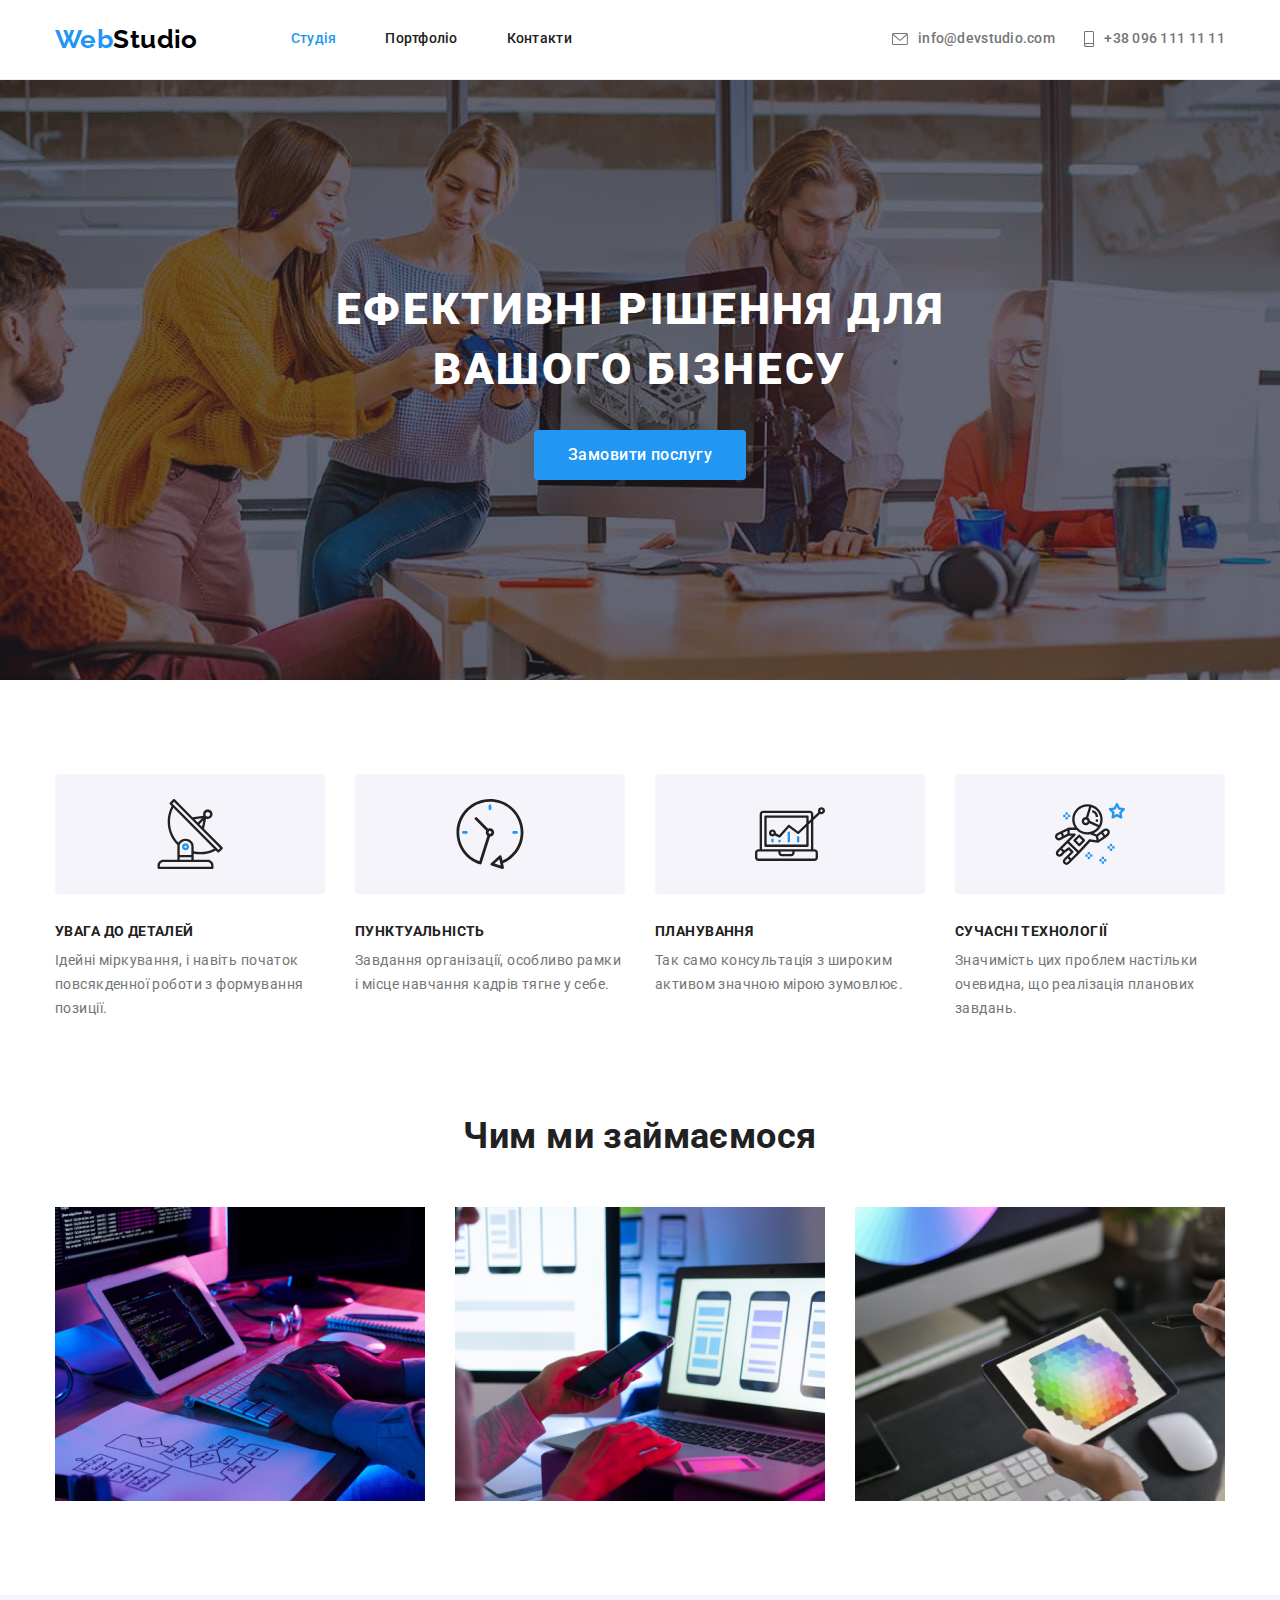
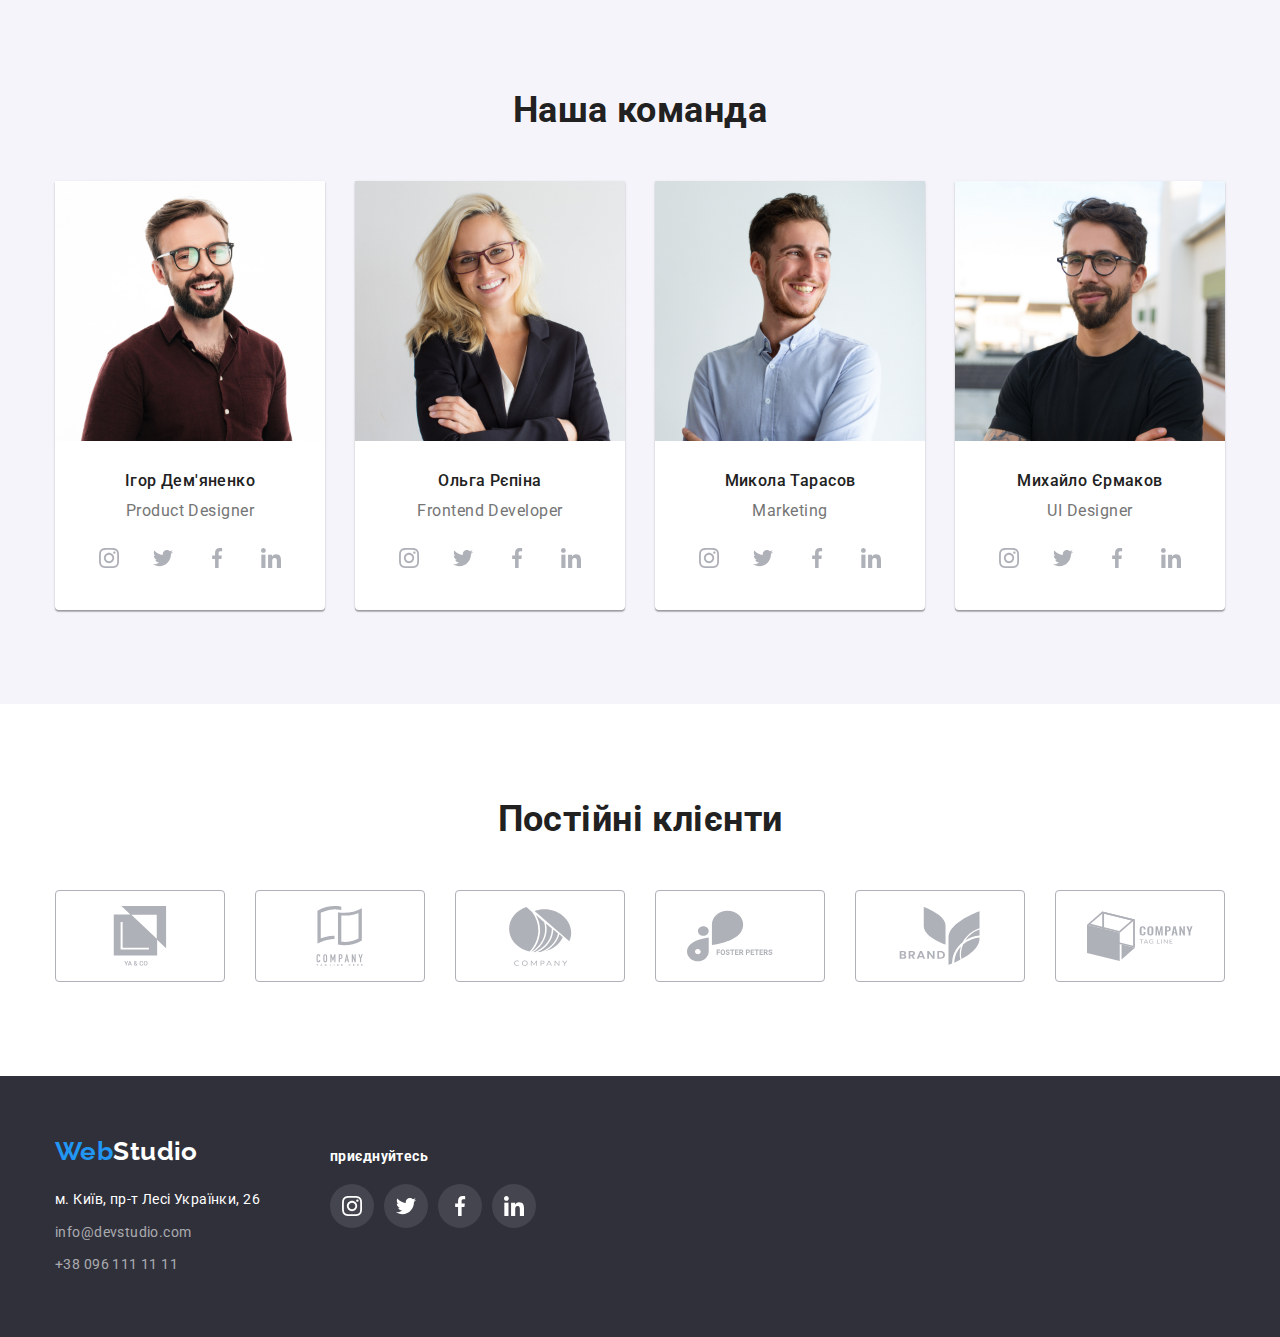
<file: index.html>
<!DOCTYPE html>
<html lang="uk">
<head>
    <meta charset="UTF-8">
    <meta http-equiv="X-UA-Compatible" content="IE=edge">
    <meta name="viewport" content="width=device-width, initial-scale=1.0">
    <title>Document</title>
    <link rel="preconnect" href="https://fonts.googleapis.com">
    <link rel="preconnect" href="https://fonts.gstatic.com" crossorigin>
    <link href="https://fonts.googleapis.com/css2?family=Raleway:wght@700&family=Roboto:wght@400;500;700;900&display=swap"
      rel="stylesheet">

    <link rel="stylesheet" href="https://cdnjs.cloudflare.com/ajax/libs/modern-normalize/1.1.0/modern-normalize.min.css">

    <link rel="stylesheet" href="./css/styles.css">
</head>
<body>
  <header class="header-border">
    <div class="container header">
      <nav class="header-nav">
        <a href="" class="logo">
        Web<span class="header-logo-accent">Studio</span>
        </a>

        <ul class="header-pagination list">
          <li><a href="./index.html" class="header-pagination-item current">Студія</a></li>
          <li><a href="./portfolio.html" class="header-pagination-item">Портфоліо</a></li>
          <li><a href="" class="header-pagination-item">Контакти</a></li>
        </ul>
      </nav>

      <ul class="header-contacts list">
        <li>
          <a href="" class="header-contacts-item">
            <svg class="contact-icon" width="16" height="12">
              <use href="./images/symbol-defs.svg#icon-1"></use>
            </svg>
            info@devstudio.com</a>
        </li>
        <li>
          <a href="" class="header-contacts-item">
            <svg class="contact-icon"  width="10" height="16">
              <use href="./images/symbol-defs.svg#icon-2"></use>
            </svg>
            +38 096 111 11 11
          </a>
        </li>
      </ul>
    </div>
  </header>

  <main>
    <section class="hero">
      <div class="container">
        <h1 class="hero-title">Ефективні рішення для<br>вашого бізнесу</h1>
        <button class="hero-button">Замовити послугу</button>
      </div>
    </section>

    <section class="section content">
      <div class="container content">
        <h2 class="none">Приорітети в роботі компанії</h2>
        <ul class="list content">
          <li class="content-items">
            <div class="content-icon">
              <svg width="70" height="70">
                <use href="./images/symbol-defs.svg#icon-3"></use>
              </svg>
            </div>
            <h3 class="section-subtitle">УВАГА ДО ДЕТАЛЕЙ</h3>
            <p class="content-text">Ідейні міркування, і навіть початок повсякденної роботи з формування позиції.</p>
          </li>

          <li class="content-items">
            <div class="content-icon">
              <svg width="70" height="70">
                <use href="./images/symbol-defs.svg#icon-4"></use>
              </svg>
            </div>
            <h3 class="section-subtitle">ПУНКТУАЛЬНІСТЬ</h3>
            <p class="content-text">Завдання організації, особливо рамки і місце навчання кадрів тягне у себе.</p>
          </li>

          <li class="content-items">
            <div class="content-icon">
              <svg width="70" height="70">
                <use href="./images/symbol-defs.svg#icon-5"></use>
              </svg>
            </div>
            <h3 class="section-subtitle">ПЛАНУВАННЯ</h3>
            <p class="content-text">Так само консультація з широким активом значною мірою зумовлює.</p>
          </li>

          <li class="content-items">
            <div class="content-icon">
              <svg width="70" height="70">
                <use href="./images/symbol-defs.svg#icon-6"></use>
              </svg>
            </div>
            <h3 class="section-subtitle">СУЧАСНІ ТЕХНОЛОГІЇ</h3>
            <p class="content-text">Значимість цих проблем настільки очевидна, що реалізація планових завдань.</p>
          </li>
        </ul>
      </div>
    </section>
    
    <section class="section work">
      <div class="container work">
        <h2 class="section-title">Чим ми займаємося</h2>
        <ul class="list content-work">
          <li class="list">
            <img src="./images/img1.jpg" alt="Людина пише програмний код на планшеті" width="370">
          </li>
          <li class="list">
            <img src="./images/img2.jpg" alt="Дівчина сидить с телефоном в руках за ноутбуком" width="370">
          </li>
          <li class="list">
            <img src="./images/img3.jpg" alt="Людина вибирає колір с колажу на планшеті" width="370">
          </li>
        </ul>      
      </div>
    </section>
    
    <section class="section team">
      <div class="container team">
        <h2 class="section-title">Наша команда</h2>
        <ul class="list">
          <li class="team-portfolio">
            <img src="./images/img4.jpg" alt="Праціник посміхається" width="270">
            <div class="team-portfolio-info">
              <h3 class="section-subject">Ігор Дем'яненко</h3>
              <p class="desc">Product Designer</p>
              <ul class="contact-team-list">
                <li class="">
                  <a href=""  class="contact-team">
                    <svg width="20" height="20">
                      <use href="./images/symbol-defs.svg#icon-7"></use>
                    </svg>
                  </a>
                </li>
                <li class="">
                  <a href="" class="contact-team">
                    <svg width="20" height="20">
                      <use href="./images/symbol-defs.svg#icon-8"></use>
                    </svg>
                  </a>
                </li>
                <li class="">
                  <a href="" class="contact-team">
                    <svg width="20" height="20">
                      <use href="./images/symbol-defs.svg#icon-9"></use>
                    </svg>
                  </a>
                </li>
                <li class="">
                  <a href="" class="contact-team">
                    <svg width="20" height="20">
                      <use href="./images/symbol-defs.svg#icon-10   "></use>
                    </svg>
                  </a>
                </li>
              </ul>
            </div>
          </li>
          <li class="team-portfolio">
            <img src="./images/img5.jpg" alt="Працівниця" width="270">
            <div class="team-portfolio-info">
              <h3 class="section-subject">Ольга Рєпіна</h3>
              <p class="desc">Frontend Developer</p>
              <ul class="contact-team-list">
                <li class="">
                  <a href="" class="contact-team">
                    <svg width="20" height="20">
                      <use href="./images/symbol-defs.svg#icon-7"></use>
                    </svg>
                  </a>
                </li>
                <li class="">
                  <a href="" class="contact-team">
                    <svg width="20" height="20">
                      <use href="./images/symbol-defs.svg#icon-8"></use>
                    </svg>
                  </a>
                </li>
                <li class="">
                  <a href="" class="contact-team">
                    <svg width="20" height="20">
                      <use href="./images/symbol-defs.svg#icon-9"></use>
                    </svg>
                  </a>
                </li>
                <li class="">
                  <a href="" class="contact-team">
                    <svg width="20" height="20">
                      <use href="./images/symbol-defs.svg#icon-10   "></use>
                    </svg>
                  </a>
                </li>
              </ul>
            </div>
          </li>
          <li class="team-portfolio">
            <img src="./images/img6.jpg" alt="Праціник посміхається" width="270">
            <div class="team-portfolio-info">
              <h3 class="section-subject">Микола Тарасов</h3>
              <p class="desc">Marketing</p>
              <ul class="contact-team-list">
                <li class="">
                  <a href="" class="contact-team">
                    <svg width="20" height="20">
                      <use href="./images/symbol-defs.svg#icon-7"></use>
                    </svg>
                  </a>
                </li>
                <li class="">
                  <a href="" class="contact-team">
                    <svg width="20" height="20">
                      <use href="./images/symbol-defs.svg#icon-8"></use>
                    </svg>
                  </a>
                </li>
                <li class="">
                  <a href="" class="contact-team">
                    <svg width="20" height="20">
                      <use href="./images/symbol-defs.svg#icon-9"></use>
                    </svg>
                  </a>
                </li>
                <li class="">
                  <a href="" class="contact-team">
                    <svg width="20" height="20">
                      <use href="./images/symbol-defs.svg#icon-10   "></use>
                    </svg>
                  </a>
                </li>
              </ul>
            </div>
          </li>
          <li class="team-portfolio">
            <img src="./images/img7.jpg" alt width="270">
            <div class="team-portfolio-info">
              <h3 class="section-subject">Михайло Єрмаков</h3>
              <p class="desc">UI Designer</p>
              <ul class="contact-team-list">
                <li class="">
                  <a href="" class="contact-team">
                    <svg width="20" height="20">
                      <use href="./images/symbol-defs.svg#icon-7"></use>
                    </svg>
                  </a>
                </li>
                <li class="">
                  <a href="" class="contact-team">
                    <svg width="20" height="20">
                      <use href="./images/symbol-defs.svg#icon-8"></use>
                    </svg>
                  </a>
                </li>
                <li class="">
                  <a href="" class="contact-team">
                    <svg width="20" height="20">
                      <use href="./images/symbol-defs.svg#icon-9"></use>
                    </svg>
                  </a>
                </li>
                <li class="">
                  <a href="" class="contact-team">
                    <svg width="20" height="20">
                      <use href="./images/symbol-defs.svg#icon-10   "></use>
                    </svg>
                  </a>
                </li>
              </ul>
            </div>
          </li>
        </ul>
      </div>
    </section>

    <section class="section customers">
      <div class="container customers">
        <h2 class="section-title">Постійні клієнти</h2>
        <ul class="list customers">
          <li class="customers-items">
            <a href="" class="customers-icon">
              <svg width="106" height="60">
                <use href="./images/symbol-defs.svg#icon-11"></use>
              </svg>
            </a>
          </li>
          <li class="customers-items">
            <a href="" class="customers-icon">
              <svg width="106" height="60">
                <use href="./images/symbol-defs.svg#icon-12"></use>
              </svg>
            </a>
          </li>
          <li class="customers-items">
            <a href="" class="customers-icon">
              <svg width="106" height="60">
                <use href="./images/symbol-defs.svg#icon-13"></use>
              </svg>
            </a>
          </li>
          <li class="customers-items">
            <a href="" class="customers-icon">
              <svg width="106" height="60">
                <use href="./images/symbol-defs.svg#icon-14"></use>
              </svg>
            </a>
          </li>
          <li class="customers-items">
            <a href="" class="customers-icon">
              <svg width="106" height="60">
                <use href="./images/symbol-defs.svg#icon-15"></use>
              </svg>
            </a>
          </li>
          <li class="customers-items">
            <a href="" class="customers-icon">
              <svg width="106" height="60">
                <use href="./images/symbol-defs.svg#icon-16"></use>
              </svg>
            </a>
          </li>
        </ul>
      </div>
    </section>
  </main>

  <footer class="footer">
    <div class="container footer-all">
      <div>
        <a href="" class="logo">
          Web<span class="footer-logo-accent">Studio</span>
        </a>

        <address class="address">
          <ul class="list">
            <li class="footer-item"><a href="" class="footer-address">м. Київ, пр-т Лесі Українки, 26</a></li>
            <li class="footer-item"><a href="" class="footer-contacts">info@devstudio.com</a></li>
            <li class="footer-item"><a href="" class="footer-contacts">+38 096 111 11 11</a></li>
          </ul>
        </address>
      </div>

      <div class="contact-footer">
        <h3 class="contact-footer-title">приєднуйтесь</h3>
          <ul class="contact-team-list-footer">
            <li class="">
              <a href="" class="contact-team-footer">
                <svg width="20" height="20">
                  <use href="./images/symbol-defs.svg#icon-7"></use>
                </svg>
              </a>
            </li>
            <li class="">
              <a href="" class="contact-team-footer">
                <svg width="20" height="20">
                  <use href="./images/symbol-defs.svg#icon-8"></use>
                </svg>
              </a>
            </li>
            <li class="">
              <a href="" class="contact-team-footer">
                <svg width="20" height="20">
                  <use href="./images/symbol-defs.svg#icon-9"></use>
                </svg>
              </a>
            </li>
            <li class="">
              <a href="" class="contact-team-footer">
                <svg width="20" height="20">
                  <use href="./images/symbol-defs.svg#icon-10   "></use>
                </svg>
              </a>
            </li>
          </ul>
      </div>
    </div>
  </footer>
</body>
</html>
</file>
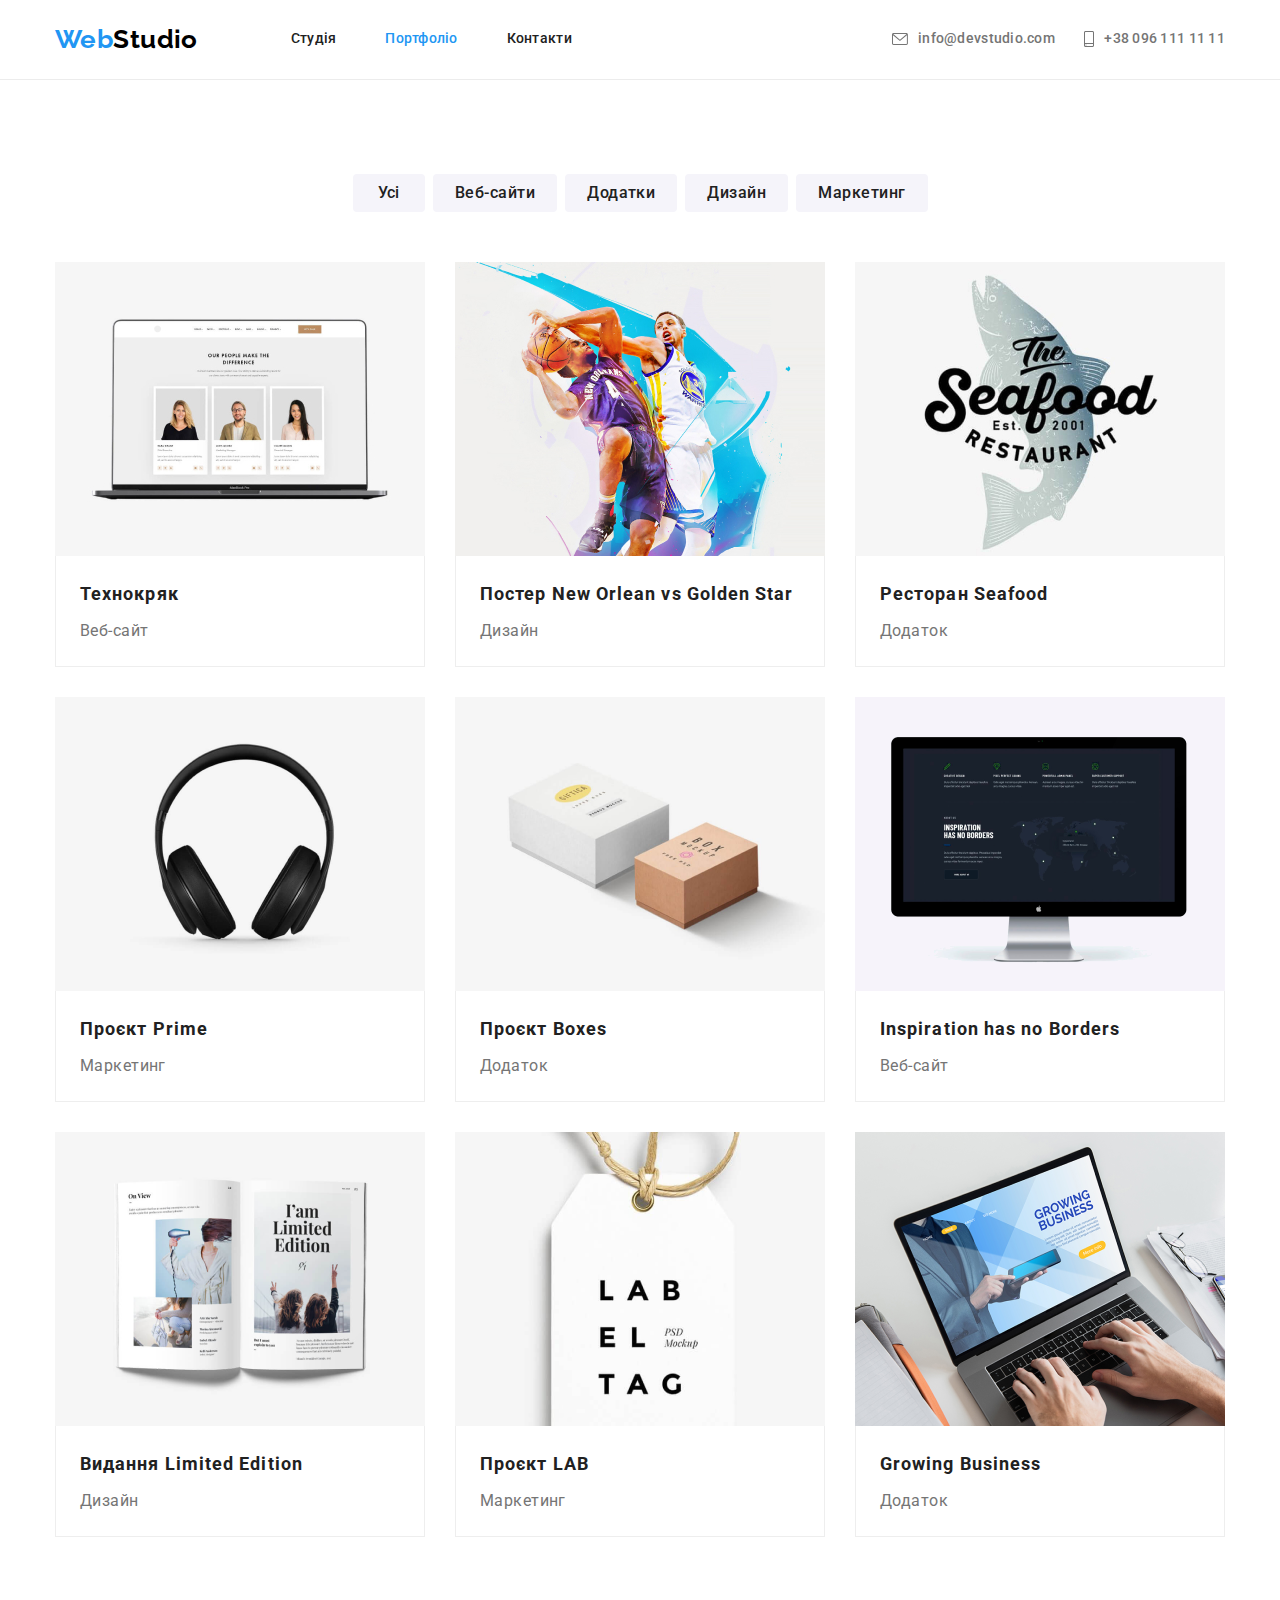
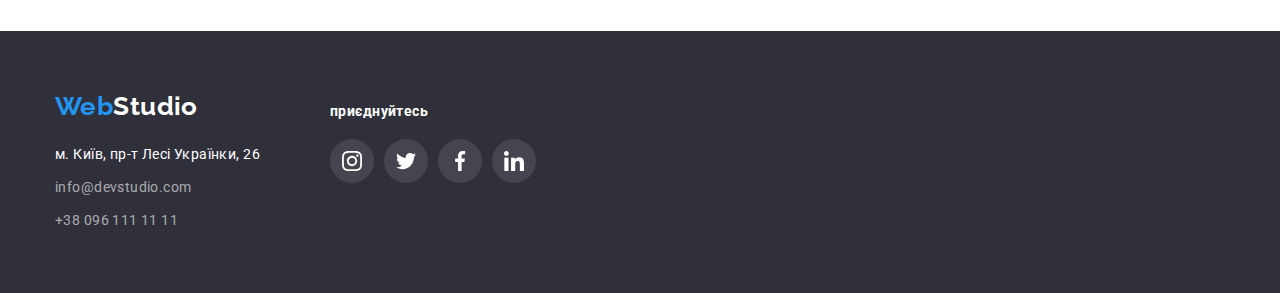
<file: portfolio.html>
<!DOCTYPE html>
<html lang="uk">

<head>
    <meta charset="UTF-8">
    <meta http-equiv="X-UA-Compatible" content="IE=edge">
    <meta name="viewport" content="width=device-width, initial-scale=1.0">
    <title>Portfolio</title>
    <link rel="preconnect" href="https://fonts.googleapis.com">
    <link rel="preconnect" href="https://fonts.gstatic.com" crossorigin>
    <link
        href="https://fonts.googleapis.com/css2?family=Raleway:wght@700&family=Roboto:wght@400;500;700;900&display=swap"
        rel="stylesheet">
    <link rel="stylesheet" href="https://cdnjs.cloudflare.com/ajax/libs/modern-normalize/1.1.0/modern-normalize.min.css">
    <link rel="stylesheet" href="./css/styles.css">
</head>

<body>
<header class="header-border">
    <div class="container header">
        <nav class="header-nav">
            <a href="" class="logo">
                Web<span class="header-logo-accent">Studio</span>
            </a>

            <ul class="header-pagination list">
                <li><a href="./index.html" class="header-pagination-item">Студія</a></li>
                <li><a href="./portfolio.html" class="header-pagination-item  current">Портфоліо</a></li>
                <li><a href="" class="header-pagination-item">Контакти</a></li>
            </ul>
        </nav>

        <ul class="header-contacts list">
            <li>
                <a href="" class="header-contacts-item">
                    <svg class="contact-icon" width="16" height="12">
                        <use href="./images/symbol-defs.svg#icon-1"></use>
                    </svg>
                    info@devstudio.com</a>
            </li>
            <li>
                <a href="" class="header-contacts-item">
                    <svg class="contact-icon" width="10" height="16">
                        <use href="./images/symbol-defs.svg#icon-2"></use>
                    </svg>
                    +38 096 111 11 11
                </a>
            </li>
        </ul>
    </div>
</header>

<main class="main-portfolio">
    <section class="section-main">
        <div class="container main">
            <h1 class="none">Портфоліо</h1>
        
            <ul class="list btn">
                <li class="main-btn"><button class="main-portfolio-button first" type="button">Усі</button></li>
                <li class="main-btn"><button class="main-portfolio-button" type="button">Веб-сайти</button></li>
                <li class="main-btn"><button class="main-portfolio-button" type="button">Додатки</button></li>
                <li class="main-btn"><button class="main-portfolio-button" type="button">Дизайн</button></li>
                <li class="main-btn"><button class="main-portfolio-button" type="button">Маркетинг</button></li>
            </ul>
        
            <ul class="list portfolio">
                <li class="pages">
                    <img src="./images/port1.jpg" alt="Ноутбук" width="370">
                    <div class="main-portfolio-content">
                        <h2 class="main-portfolio-title">Технокряк</h2>
                        <p class="main-portfolio-text">Веб-сайт</p>
                    </div>
                </li>
                <li class="pages">
                    <img src="./images/port2.jpg" alt="Два баскетболісти" width="370">
                    <div class="main-portfolio-content">
                        <h2 class="main-portfolio-title">Постер New Orlean vs Golden Star</h2>
                        <p class="main-portfolio-text">Дизайн</p>
                    </div>
                </li>
                <li class="pages">
                    <img src="./images/port3.jpg" alt="Риба" width="370">
                    <div class="main-portfolio-content">
                        <h2 class="main-portfolio-title">Ресторан Seafood</h2>
                        <p class="main-portfolio-text">Додаток</p>
                    </div>
                </li>
                <li class="pages">
                    <img src="./images/port4.png" alt="Наушники" width="370">
                    <div class="main-portfolio-content">
                        <h2 class="main-portfolio-title">Проєкт Prime</h2>
                        <p class="main-portfolio-text">Маркетинг</p>
                    </div>
                </li>
                <li class="pages">
                    <img src="./images/port5.png" alt="Дві коробки" width="370">
                    <div class="main-portfolio-content">
                        <h2 class="main-portfolio-title">Проєкт Boxes</h2>
                        <p class="main-portfolio-text">Додаток</p>
                    </div>
                </li>
                <li class="pages">
                    <img src="./images/port6.png" alt="Монітор" width="370">
                    <div class="main-portfolio-content">
                        <h2 class="main-portfolio-title">Inspiration has no Borders</h2>
                        <p class="main-portfolio-text">Веб-сайт</p>
                    </div>
                </li>
                <li class="pages">
                    <img src="./images/port7.png" alt="Розкрита книга" width="370">
                    <div class="main-portfolio-content">
                        <h2 class="main-portfolio-title">Видання Limited Edition</h2>
                        <p class="main-portfolio-text">Дизайн</p>
                    </div>
                </li>
                <li class="pages">
                    <img src="./images/port8.png" alt="Лейба" width="370">
                    <div class="main-portfolio-content">
                        <h2 class="main-portfolio-title">Проєкт LAB</h2>
                        <p class="main-portfolio-text">Маркетинг</p>
                    </div>
                </li>
                <li class="pages">
                    <img src="./images/port9.png" alt="Людина працює за ноутбуком" width="370">
                    <div class="main-portfolio-content">
                        <h2 class="main-portfolio-title">Growing Business</h2>
                        <p class="main-portfolio-text">Додаток</p>
                    </div>
                </li>
            </ul>
        </div>

    </section>
</main>

<footer class="footer">
    <div class="container footer-all">
        <div>
            <a href="" class="logo">
                Web<span class="footer-logo-accent">Studio</span>
            </a>

            <address class="address">
                <ul class="list">
                    <li class="footer-item"><a href="" class="footer-address">м. Київ, пр-т Лесі Українки, 26</a></li>
                    <li class="footer-item"><a href="" class="footer-contacts">info@devstudio.com</a></li>
                    <li class="footer-item"><a href="" class="footer-contacts">+38 096 111 11 11</a></li>
                </ul>
            </address>
        </div>

        <div class="contact-footer">
            <h3 class="contact-footer-title">приєднуйтесь</h3>
            <ul class="contact-team-list-footer">
                <li class="">
                    <a href="" class="contact-team-footer">
                        <svg width="20" height="20">
                            <use href="./images/symbol-defs.svg#icon-7"></use>
                        </svg>
                    </a>
                </li>
                <li class="">
                    <a href="" class="contact-team-footer">
                        <svg width="20" height="20">
                            <use href="./images/symbol-defs.svg#icon-8"></use>
                        </svg>
                    </a>
                </li>
                <li class="">
                    <a href="" class="contact-team-footer">
                        <svg width="20" height="20">
                            <use href="./images/symbol-defs.svg#icon-9"></use>
                        </svg>
                    </a>
                </li>
                <li class="">
                    <a href="" class="contact-team-footer">
                        <svg width="20" height="20">
                            <use href="./images/symbol-defs.svg#icon-10   "></use>
                        </svg>
                    </a>
                </li>
            </ul>
        </div>
    </div>
</footer>
</body>

</html>
</file>
<file: css/styles.css>
/* другорядний колір тексту  #212121  */
/* основний колір тексту #757575 */
/* акцент #2196F3  */
/* білий #FFFFFF */
/* фон #FFFFFF */
/* другорядний фон #F5F4FA */
/* фон футер герой #2F303A */
/* другорядний текст футер rgba(255, 255, 255, 0.6) */
/*  логотип хедер #000000 #2196F3 */
/* логотип футер #2196F3 #FFFFFF */
/* фон кнопкі #F5F4FA */
/* border: 1px solid #ECECEC; */



:root {
    --primary-text-color: #757575;
    --title-text-color: #212121;
    --accent-color: #2196F3;
    --primary-white-color: #FFFFFF;
    --minor-white-color: #F5F4FA;
    --hero-footer-background-color: #2F303A;
    --footer-text-color: rgba(255, 255, 255, 0.6);
    --header-logo: #000000;
    --primery-border-color: #ECECEC;
}


*,
*::before,
*::after {
    box-sizing: border-box;
}

img {
    display: block;
}

h1,
h2,
h3,
h4,
h5,
h6,
p {
    margin: 0px;
    padding: 0px;
}

ul {
    list-style: none;
    margin: 0px;
    padding: 0px;
}


body {
    background-color: var(--primary-white-color);
    color: var(--primary-text-color);

    font-family: 'Roboto', sans-serif;
    font-size: 14px;
    line-height: 1.71;
    letter-spacing: 0.03em;
}



.list {
    list-style: none;
}

/* 1. header */

.header {
    display: flex;
    justify-content: space-between;
    align-items: center;
}

.header-pagination .header-pagination-item.current,
.header-pagination .header-pagination-item.current {
    color: var(--accent-color);
    text-decoration: none;
}

.container {
    width: 1200px;
    padding-left: 15px;
    padding-right: 15px;
    margin: 0 auto;
}

.header-nav {
    display: flex;
    align-items: center;
}

.header-border {
    padding-top: 24px;
    padding-bottom: 24px;

    border-bottom: 1px solid var(--primery-border-color);
}

/* 1.1. header-nav */

.logo {

    cursor: default;

    color: var(--accent-color);

    font-family: 'Raleway';
    font-weight: 700;
    font-size: 26px;
    line-height: 1.19;
    text-decoration: none;
}

.header-logo-accent {
    color: var(--header-logo);
}


.header-pagination-item {
    display: block;

    color: var(--title-text-color);

    font-weight: 500;
    font-size: 14px;
    line-height: 1.14;
    letter-spacing: 0.02em;
    text-decoration: none;
}

.header-pagination {
    display: flex;
    width: 281px;
    justify-content: space-between;

    margin-left: 93px;
    padding: 0px;
}

.header-pagination-item:hover {
    color: var(--accent-color);
}

.header-pagination-item:focus {
    color: var(--accent-color);
}


/* 1.2. header-contacts */

.header .header-contacts.list {
    display: flex;
    width: 333px;
    justify-content: space-between;
    margin-top: 0px;
    margin-bottom: 0px;
}

.header-contacts-item {
    display: block;
    align-items: center;

    color: var(--primary-text-color);
    fill: var(--primary-text-color);

    font-weight: 500;
    font-size: 14px;
    line-height: 1.14;
    letter-spacing: 0.02em;
    text-decoration: none;
}

.header-contacts-item:hover {
    color: var(--accent-color);
    fill: var(--accent-color);
    
    

}

.header-contacts-item:focus {
    color: var(--accent-color);
    
}

.header-contacts {
    padding: 0px;
}

.contact-icon {
    margin-right: 10px;
    fill: currentColor; 
}

.contact-icon:hover {
    fill: var(--accent-color);
   
}


.header-contacts a {
    display: flex;
}

/* 2. main */

/* 2.1. section-hero */

.hero {
    max-width: 1600px;
    padding-top: 200px;
    padding-bottom: 200px;
    margin-left: auto;
    margin-right: auto;
    text-align: center;

    background-image: linear-gradient(
        to right,
        rgba(47, 48, 58, 0.4),
        rgba(47, 48, 58, 0.4)), 
    url(../images/fonhero.jpg);
    background-repeat: no-repeat;
    background-position: center;

}


.hero-title {
    margin-top: 0px;

    color: var(--primary-white-color);

    font-weight: 900;
    font-size: 44px;
    line-height: 1.36;
    text-align: center;
    letter-spacing: 0.06em;
    text-transform: uppercase;
}

.hero-button {
    border-radius: 4px;
    padding-left: 32px;
    padding-right: 32px;
    padding-top: 10px;
    padding-bottom: 10px;
    margin-top: 30px;



    color: var(--primary-white-color);
    background-color: var(--accent-color);
    border-color: transparent;

    font-family: 'Roboto';
    font-weight: 500;
    font-size: 16px;
    line-height: 1.62;
    letter-spacing: 0.03em;
    text-align: center;
}

/* 2.2. section-Приорітети в роботі компанії */

.none {
    display: none;
}

.section.content {
    padding-top: 94px;
    padding-bottom: 47px;
}

.section-subtitle {
    margin-top: 0px;
    margin-bottom: 10px;


    color: var(--title-text-color);

    font-weight: 700;
    font-size: 14px;
    line-height: 1.14;
    text-transform: uppercase;
}



.container.content .content {
    display: flex;
    justify-content: center;
    gap: 30px;
    margin: 0px;
    padding: 0px;

}


.content-text {
    padding: 0px;
    margin: 0px;
}



.content-icon {
    display: flex;
    justify-content: center;
    align-items: center;

    width: 270px;
    height: 120px;
    border-radius: 4px;

    margin-bottom: 30px;
    
    border-radius: 4px;
    background: #F5F4FA;
    
}



/* 2.3. section-Чим ми займаємося */

.section.work {
    padding-top: 47px;
    padding-bottom: 94px;
}

.section-title {
    margin: 0px;
    color: var(--title-text-color);

    font-weight: 700;
    font-size: 36px;
    line-height: 1.17;
    text-align: center;
}

.content-work {
    display: flex;
    justify-content: space-between;
    padding-left: 0px;
    margin-top: 0px;
    margin-bottom: 0px;

}

.container.work .section-title {
    margin-bottom: 50px;
}

/* 2.3. section-Наша команда */

.section.team {
    padding-top: 94px;
    padding-bottom: 94px;

    background-color: var(--minor-white-color);
}



.section-subject {

    color: var(--title-text-color);

    font-weight: 500;
    font-size: 16px;
    line-height: 1.19;
}

.desc {
    margin-top: 10px;
    margin-bottom: 16px;

 

    font-size: 16px;
    line-height: 1.19;
    letter-spacing: 0.03em;

    color: #757575;
}

.container.team .list {
    display: flex;
    justify-content: space-between;
    margin-top: 0px;
    padding-left: 0px;
    margin-top: 50px;
    margin-bottom: 0px;
}



.team-portfolio {
    background-color: var(--primary-white-color);
    box-shadow: 0px 1px 3px rgba(0, 0, 0, 0.12), 0px 1px 1px rgba(0, 0, 0, 0.14), 0px 2px 1px rgba(0, 0, 0, 0.2);
    border-radius: 0px 0px 4px 4px;
}

.team-portfolio-info {
    padding-top: 30px;
    padding-bottom: 30px;
    text-align: center;
}

.contact-team-list,
.contact-footer-item {
    display: flex;
    justify-content: center;
    gap: 10px;  
}

.contact-team {
    width: 44px;
    height: 44px;
    display: flex;
    justify-content: center;
    align-items: center;

    fill: #AFB1B8;
}

.contact-team:hover,
.contact-team:focus {
    background-color: var(--accent-color);
    border-radius: 50%;
    fill: var(--primary-white-color);

}

/* замовники */

.section.customers {
    padding-top: 94px;
    padding-bottom: 94px;
}

.list.customers {
    margin-top: 50px;
    display: flex;
    justify-content: center;
    gap: 30px;   
}

.customers-icon {

    fill: #AFB1B8;
    display: flex;
    align-items: center;
    width: 170px;
    height: 92px;
    display: flex;
    justify-content: center;
    align-items: center;
        
    border: 1px solid #AFB1B8;
    border-radius: 4px;
}

.customers-icon:hover,
.customers-icon:focus {
    fill: var(--accent-color);
    cursor: pointer;
    border-color: var(--accent-color);
        
    fill: var(--accent-color);
}

        









/* 3. footer */

.footer {
    padding-top: 60px;
    padding-bottom: 60px;

    background-color: var(--hero-footer-background-color);
}

.footer-logo-accent {
    color: var(--primary-white-color);
}

.footer-contacts {
    cursor: default;

    color: var(--footer-text-color);

    text-decoration: none;
}

.footer-address {
    cursor: default;

    color: var(--primary-white-color);

    text-decoration: none;

}

.address {
    display: inline;
    font-style: normal;
}




.footer .container .address .list {
    margin-top: 20px;
    margin-bottom: 0px;
    padding-left: 0px;

}

.footer-item {
    margin-bottom: 9px;
}

.footer .footer-item:last-child {
    margin-bottom: 0px;
}


.container.footer-all {
    display: flex;
}

.contact-footer-item {
    display: flex;
}

.contact-footer-title {
    margin-bottom: 20px;

    font-weight: 700;
    font-size: 14px;
    line-height: 1.15;
    letter-spacing: 0.03em;
    color: #FFFFFF;
}

.contact-footer {
    margin-left: 70px;
    padding-top: 12px;
}

/* icon */

.contact-team-list-footer {
    display: flex;
    justify-content: center;
    gap: 10px;
}

.contact-team-footer {
    width: 44px;
    height: 44px;
    display: flex;
    justify-content: center;
    align-items: center;

    fill: var(--primary-white-color);
    border-radius: 50%;
    background: rgba(255, 255, 255, 0.1);
}

.contact-team-footer:hover,
.contact-team-footer:focus {
    background-color: var(--accent-color);
    border-radius: 50%;
    fill: var(--primary-white-color);

}














/* 4. main-portfolio */

.section-main {
    padding-top: 94px;
    padding-bottom: 94px;

}

.main-portfolio-button {
    padding-left: 22px;
    padding-right: 22px;
    padding-top: 6px;
    padding-bottom: 6px;
    border-radius: 4px;
    border: none;

    font-family: 'Roboto';
    font-weight: 500;
    font-size: 16px;
    line-height: 1.62;
    letter-spacing: 0.03em;

    color: var(--title-text-color);

    background-color: var(--minor-white-color);
}

.main-portfolio-button.first {
    padding-left: 25px;
    padding-right: 25px;
}

.btn {
    display: flex;
    width: 575px;
    justify-content: space-between;
    margin: 0 auto;
}



.main-portfolio-button:hover,
.main-portfolio-button:focus {
    color: var(--primary-white-color);

    background-color: var(--accent-color);

    cursor: pointer;
    filter: drop-shadow(0px 4px 4px rgba(0, 0, 0, 0.25));
}

.main-portfolio-title {

    margin-bottom: 4px;

    font-weight: 700;
    font-size: 18px;
    line-height: 2;
    letter-spacing: 0.06em;

    color: var(--title-text-color);
}

.main-portfolio-text {

    font-size: 16px;
    line-height: 1.88;

}



.list.portfolio {
    display: flex;
    flex-wrap: wrap;
    margin-top: 50px;

}

.pages {
    margin-right: 30px;
    margin-bottom: 30px;

}

.pages:hover {
    box-shadow: 0px 1px 1px rgba(0, 0, 0, 0.12),
    0px 4px 4px rgba(0, 0, 0, 0.06),
    1px 4px 6px rgba(0, 0, 0, 0.16);

}


.pages:nth-child(3n) {
    margin-right: 0px;
}

.pages:nth-last-child(-n+3) {
    margin-bottom: 0px;
}

.main-portfolio-content {
    padding-top: 20px;
    padding-left: 24px;
    padding-bottom: 20px;

    border-left: 1px solid #EEEEEE;
    border-right: 1px solid #EEEEEE;
    border-bottom: 1px solid #EEEEEE;
}
</file>
